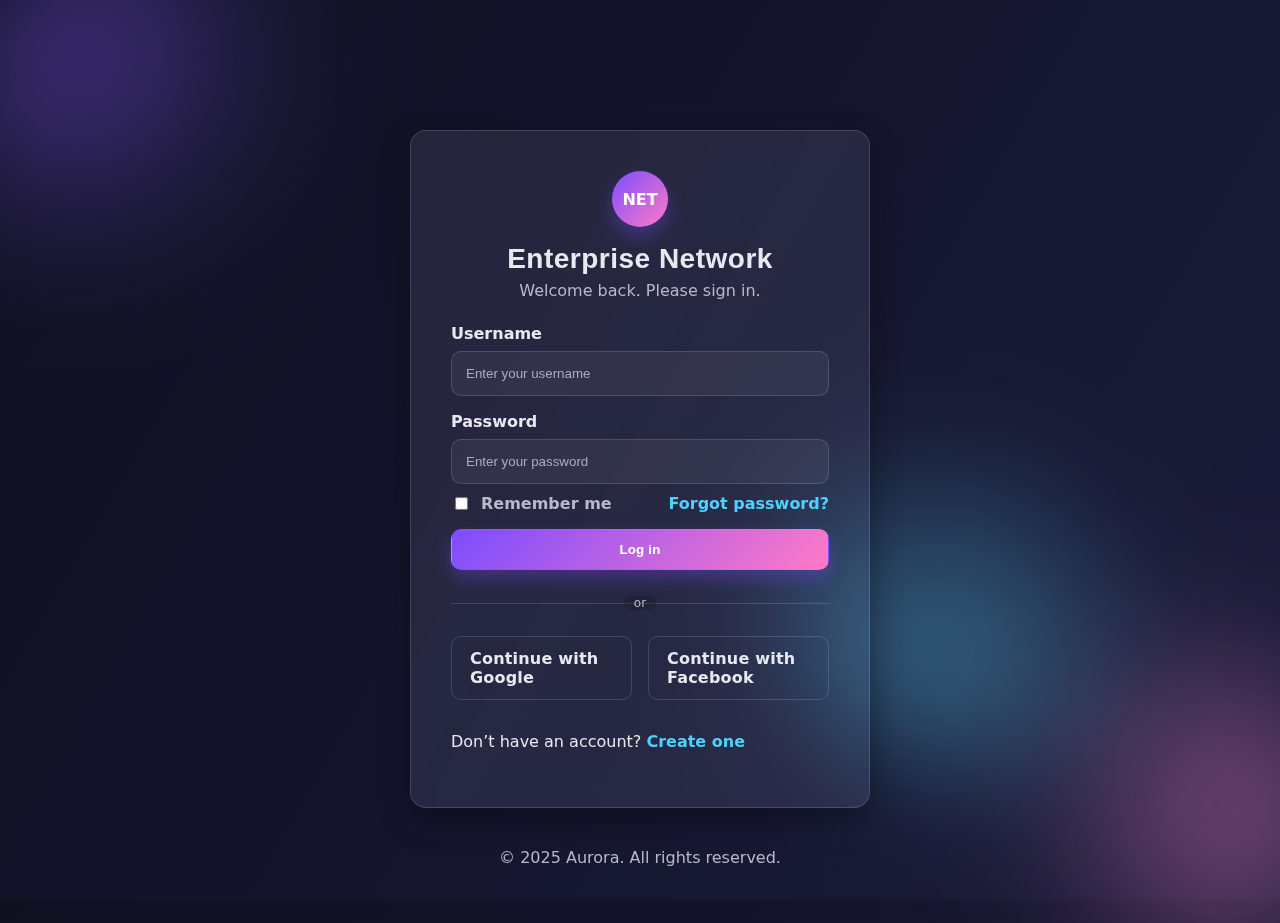
<file: all config/servers/webfile/index.html>
<!DOCTYPE html>
<html lang="en">
<head>
  <meta charset="UTF-8" />
  <meta name="viewport" content="width=device-width, initial-scale=1" />
  <title>Login | ENTERPRISE NETWORK</title>
  <link rel="stylesheet" href="styles.css" />
</head>
<body class="bg-gradient">
  <div class="blob blob-1"></div>
  <div class="blob blob-2"></div>
  <div class="blob blob-3"></div>

  <main class="container">
    <section class="card glass login-card">
      <div class="brand">
        <div class="logo-circle">NET</div>
        <h1 class="brand-title">Enterprise Network</h1>
        <p class="brand-subtitle">Welcome back. Please sign in.</p>
      </div>

      <form class="form" action="dashboard.html" method="get">
        <div class="form-group">
          <label for="username">Username</label>
          <input
            type="text"
            id="username"
            name="username"
            placeholder="Enter your username"
            required
            autocomplete="username"
          />
        </div>

        <div class="form-group">
          <label for="password">Password</label>
          <input
            type="password"
            id="password"
            name="password"
            placeholder="Enter your password"
            required
            autocomplete="current-password"
            minlength="6"
          />
        </div>

        <div class="form-row">
          <label class="checkbox">
            <input type="checkbox" name="remember" />
            <span>Remember me</span>
          </label>
          <a class="link" href="#">Forgot password?</a>
        </div>

        <button type="submit" class="btn btn-primary">Log in</button>

        <div class="divider"><span>or</span></div>

        <div class="social-row">
          <a href="#" class="btn btn-outline">Continue with Google</a>
          <a href="#" class="btn btn-outline">Continue with Facebook</a>
        </div>

        <p class="meta">
          Don’t have an account?
          <a class="link" href="#">Create one</a>
        </p>
      </form>
    </section>

    <footer class="footer">
      <p>© 2025 Aurora. All rights reserved.</p>
    </footer>
  </main>
</body>
</html>
</file>
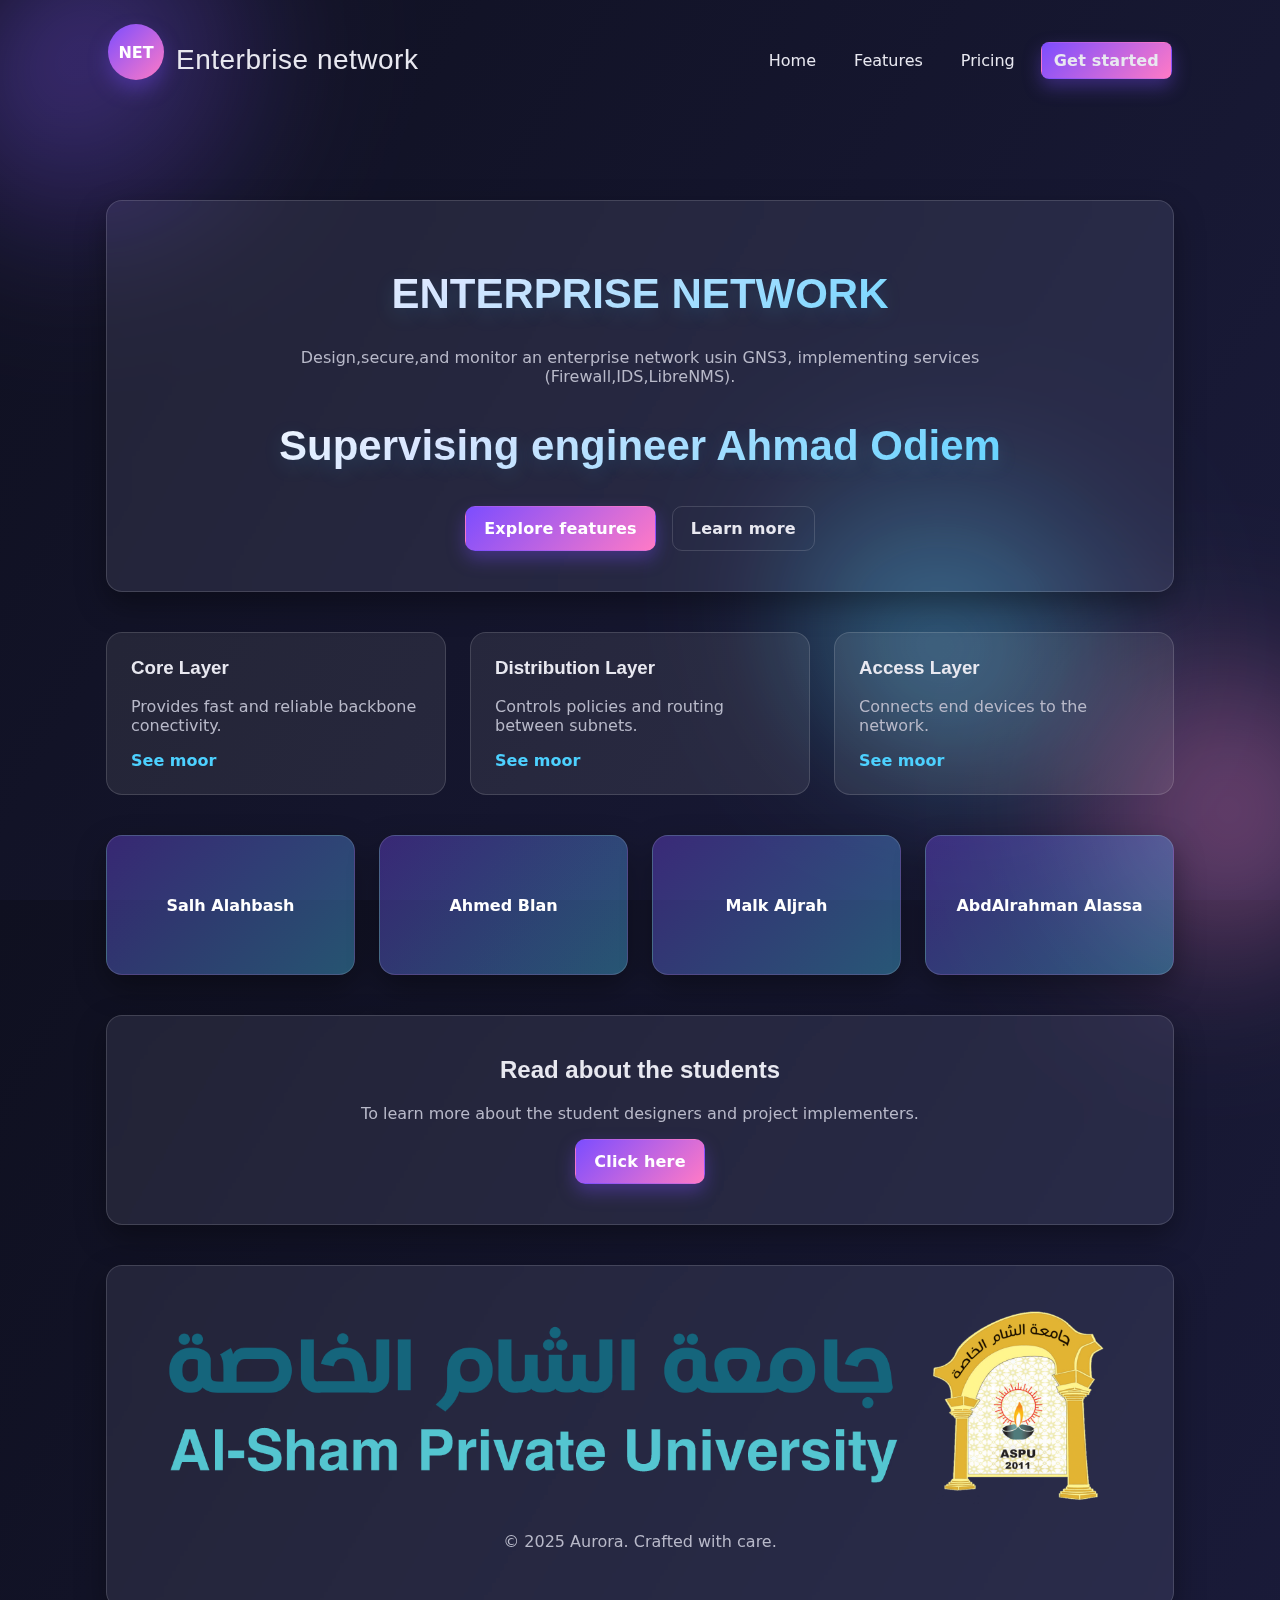
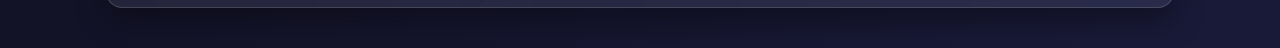
<file: all config/servers/webfile/dashboard.html>
<!DOCTYPE html>
<html lang="en">
<head>
  <meta charset="UTF-8" />
  <meta name="viewport" content="width=device-width, initial-scale=1" />
  <title>Dashboard | ENTERPRISE</title>
  <link rel="stylesheet" href="styles.css" />
</head>
<body class="bg-gradient">
  <div class="blob blob-1"></div>
  <div class="blob blob-2"></div>
  <div class="blob blob-3"></div>

  <header class="nav glass">
    <div class="nav-left">
      <div class="logo-circle">NET</div>
      <span class="brand-title">Enterbrise network</span>
    </div>
    <nav class="nav-right">
      <a class="nav-link" href="#">Home</a>
      <a class="nav-link" href="#">Features</a>
      <a class="nav-link" href="#">Pricing</a>
      <a class="nav-link btn btn-small btn-primary" href="#">Get started</a>
    </nav>
  </header>

  <main class="container">
    <section class="hero card glass">
      <h1 class="gradient-text"> ENTERPRISE NETWORK </h1>
      <p class="hero-subtitle">
        Design,secure,and monitor an enterprise network usin GNS3, implementing services (Firewall,IDS,LibreNMS).
      </p>
      <h2 class="gradient-text">Supervising engineer Ahmad Odiem </h2>
      <div class="hero-actions">
        <a href="#" class="btn btn-primary">Explore features</a>
        <a href="#" class="btn btn-outline">Learn more</a>
      </div>
    </section>

    <section class="grid">
      <article class="card feature">
        <h3>Core Layer</h3>
        <p>Provides fast and reliable backbone conectivity.</p>
        <a href="#" class="link">See moor</a>
      </article>

      <article class="card feature">
        <h3>Distribution Layer</h3>
        <p>Controls policies and routing between subnets.</p>
        <a href="#" class="link">See moor</a>
      </article>

      <article class="card feature">
        <h3>Access Layer</h3>
        <p>Connects end devices to the network.</p>
        <a href="#" class="link">See moor</a>
      </article>
    </section>

    <section class="gallery">
      <div class="card gallery-card">Salh Alahbash</div>
      <div class="card gallery-card">Ahmed Blan </div>
      <div class="card gallery-card">Malk Aljrah</div>
      <div class="card gallery-card">AbdAlrahman Alassa</div>
    </section>

    <section class="cta card glass">
      <h2>Read about the students</h2>
      <p>To learn more about the student designers and project implementers.</p>
      <a href="#" class="btn btn-primary">Click here</a>
    </section>

    <section class="cta card glass">
      <img src="image.png" alt="صورة تجريبية جميلة" style="width: 100%; height: auto; >
    </section>
    <footer class="footer">
      <p>© 2025 Aurora. Crafted with care.</p>
    </footer>
  </main>
</body>
</html>
</file>
<file: all config/servers/webfile/styles.css>
:root {
  --bg-1: #0f1020;
  --bg-2: #1a1b3a;
  --primary: #7c4dff;
  --primary-2: #4dd1ff;
  --accent: #ff7ac6;
  --success: #29d398;
  --warning: #ffcf5c;
  --text: #e8e8f0;
  --muted: #b8b9c9;
  --card: rgba(255, 255, 255, 0.08);
  --border: rgba(255, 255, 255, 0.14);
  --shadow: 0 12px 30px rgba(0,0,0,0.35);
  --radius: 16px;
  --radius-sm: 10px;
  --space: 16px;
  --space-lg: 24px;
  --space-xl: 40px;
  --speed: 300ms;
}

*,
*::before,
*::after { box-sizing: border-box; }

html, body { height: 100%; }

body {
  margin: 0;
  font-family: Inter, system-ui, -apple-system, Segoe UI, Roboto, "Helvetica Neue", Arial, "Noto Sans", "Apple Color Emoji", "Segoe UI Emoji";
  color: var(--text);
  background: linear-gradient(120deg, var(--bg-1), var(--bg-2));
  overflow-x: hidden;
}

/* Animated gradient background blobs */
.bg-gradient { position: relative; }
.blob {
  position: fixed;
  width: 420px; height: 420px;
  filter: blur(60px);
  opacity: 0.45;
  z-index: 0;
  border-radius: 50%;
  mix-blend-mode: screen;
  animation: float 18s ease-in-out infinite;
}
.blob-1 { background: radial-gradient(circle at 30% 30%, var(--primary), transparent 60%); top: -80px; left: -60px; }
.blob-2 { background: radial-gradient(circle at 70% 50%, var(--accent), transparent 60%); bottom: -120px; right: -80px; animation-delay: 4s; }
.blob-3 { background: radial-gradient(circle at 40% 70%, var(--primary-2), transparent 60%); top: 40%; left: 60%; animation-delay: 8s; }
@keyframes float {
  0%, 100% { transform: translateY(0) translateX(0); }
  50% { transform: translateY(-30px) translateX(20px); }
}

/* Layout */
.container {
  position: relative;
  z-index: 1;
  max-width: 1100px;
  margin: 0 auto;
  padding: var(--space-xl) var(--space);
}

.footer {
  text-align: center;
  color: var(--muted);
  margin-top: var(--space-xl);
}

/* Glass effect card */
.card.glass {
  background: var(--card);
  border: 1px solid var(--border);
  backdrop-filter: blur(10px) saturate(120%);
  border-radius: var(--radius);
  box-shadow: var(--shadow);
}

/* Login specific */
.login-card {
  max-width: 460px;
  margin: 10vh auto 0;
  padding: var(--space-xl);
}

.brand { text-align: center; margin-bottom: var(--space-lg); }
.logo-circle {
  width: 56px; height: 56px;
  border-radius: 50%;
  display: inline-grid; place-items: center;
  font-weight: 700;
  background: linear-gradient(135deg, var(--primary), var(--accent));
  color: white;
  box-shadow: 0 10px 20px rgba(124,77,255,0.35);
  margin-bottom: var(--space);
}
.brand-title {
  font-family: Poppins, Inter, sans-serif;
  font-size: 28px; letter-spacing: 0.5px;
  margin: 0;
}
.brand-subtitle {
  color: var(--muted);
  margin-top: 6px;
}

.form { display: grid; gap: var(--space); }
.form-group { display: grid; gap: 8px; }
label { font-weight: 600; color: var(--text); }
input[type="text"],
input[type="password"] {
  padding: 14px 14px;
  border-radius: var(--radius-sm);
  border: 1px solid var(--border);
  background: rgba(255,255,255,0.06);
  color: var(--text);
  outline: none;
  transition: border var(--speed), box-shadow var(--speed), transform var(--speed);
}
input::placeholder { color: #a9abc7; }
input:focus {
  border-color: var(--primary);
  box-shadow: 0 0 0 3px rgba(124,77,255,0.25);
  transform: translateY(-1px);
}

.form-row {
  display: flex;
  align-items: center;
  justify-content: space-between;
  gap: var(--space);
  margin-top: -6px;
}
.checkbox { display: inline-flex; align-items: center; gap: 10px; color: var(--muted); }
.checkbox input { accent-color: var(--primary); }

.link {
  color: var(--primary-2);
  text-decoration: none;
  font-weight: 600;
  transition: color var(--speed), text-shadow var(--speed);
}
.link:hover { color: white; text-shadow: 0 0 10px rgba(77,209,255,0.6); }

/* Buttons */
.btn {
  display: inline-block;
  padding: 12px 18px;
  border-radius: var(--radius-sm);
  text-decoration: none;
  font-weight: 700;
  letter-spacing: 0.2px;
  transition: transform var(--speed), box-shadow var(--speed), background var(--speed), color var(--speed);
  border: 1px solid transparent;
}
.btn-primary {
  background: linear-gradient(135deg, var(--primary), var(--accent));
  color: white;
  box-shadow: 0 8px 18px rgba(124,77,255,0.35);
}
.btn-primary:hover { transform: translateY(-2px); box-shadow: 0 14px 28px rgba(124,77,255,0.45); }
.btn-outline {
  background: transparent;
  border-color: var(--border);
  color: var(--text);
}
.btn-outline:hover {
  border-color: var(--primary-2);
  color: white;
  box-shadow: 0 8px 18px rgba(77,209,255,0.25);
}
.btn-small { padding: 10px 14px; }

/* Divider */
.divider {
  display: grid; place-items: center;
  margin: 10px 0;
  position: relative;
}
.divider::before {
  content: "";
  position: absolute;
  top: 50%; left: 0; right: 0;
  height: 1px; background: var(--border);
}
.divider span {
  position: relative;
  padding: 0 10px;
  background: rgba(0,0,0,0.15);
  border-radius: 99px;
  font-size: 12px; color: var(--muted);
}

/* Social row */
.social-row {
  display: grid;
  grid-template-columns: 1fr 1fr;
  gap: var(--space);
}

/* Navigation */
.nav {
  position: sticky; top: 12px;
  margin: 12px auto;
  max-width: 1100px;
  padding: 12px 18px;
  display: flex; align-items: center; justify-content: space-between;
  border-radius: var(--radius);
}
.nav-left { display: flex; align-items: center; gap: 12px; }
.nav-right { display: flex; align-items: center; gap: 14px; }
.nav-link {
  color: var(--text);
  text-decoration: none;
  padding: 8px 12px;
  border-radius: 8px;
  transition: background var(--speed), color var(--speed), transform var(--speed);
}
.nav-link:hover { background: rgba(255,255,255,0.08); transform: translateY(-1px); }

/* Hero */
.hero { padding: var(--space-xl); text-align: center; margin-top: 40px; }
.gradient-text {
  font-family: Poppins, Inter, sans-serif;
  font-size: 42px;
  line-height: 1.2;
  background: linear-gradient(135deg, #ffffff, #dfe7ff 30%, var(--primary-2));
  -webkit-background-clip: text;
  background-clip: text;
  color: transparent;
  text-shadow: 0 6px 20px rgba(77,209,255,0.15);
}
.hero-subtitle { color: var(--muted); margin: 10px auto 20px; max-width: 680px; }
.hero-actions { display: flex; gap: var(--space); justify-content: center; }

/* Features grid */
.grid {
  display: grid;
  grid-template-columns: repeat(3, 1fr);
  gap: var(--space-lg);
  margin-top: var(--space-xl);
}
.card.feature {
  padding: var(--space-lg);
  border-radius: var(--radius);
  background: var(--card);
  border: 1px solid var(--border);
  transition: transform var(--speed), box-shadow var(--speed), border var(--speed);
}
.card.feature:hover {
  transform: translateY(-3px);
  box-shadow: 0 18px 40px rgba(0,0,0,0.45);
  border-color: rgba(124,77,255,0.4);
}
.card.feature h3 { margin-top: 0; font-family: Poppins, Inter, sans-serif; }
.card.feature p { color: var(--muted); }

/* Gallery */
.gallery {
  display: grid;
  grid-template-columns: repeat(4, 1fr);
  gap: var(--space-lg);
  margin-top: var(--space-xl);
}
.gallery-card {
  height: 140px;
  display: grid; place-items: center;
  font-weight: 700;
  color: white;
  background: linear-gradient(135deg, rgba(124,77,255,0.35), rgba(77,209,255,0.35));
  border: 1px solid var(--border);
  border-radius: var(--radius);
  box-shadow: var(--shadow);
  transition: transform var(--speed), box-shadow var(--speed), filter var(--speed);
}
.gallery-card:hover { transform: translateY(-4px) scale(1.02); filter: saturate(120%); }

/* CTA */
.cta { text-align: center; margin-top: var(--space-xl); padding: var(--space-xl); }
.cta h2 { margin-top: 0; font-family: Poppins, Inter, sans-serif; }
.cta p { color: var(--muted); margin-bottom: var(--space); }

/* Responsive */
@media (max-width: 900px) {
  .grid { grid-template-columns: 1fr 1fr; }
  .gallery { grid-template-columns: 1fr 1fr; }
}
@media (max-width: 600px) {
  .login-card { margin-top: 6vh; padding: var(--space-lg); }
  .hero { padding: var(--space-lg); }
  .gradient-text { font-size: 32px; }
  .hero-actions { flex-direction: column; }
  .grid { grid-template-columns: 1fr; }
  .gallery { grid-template-columns: 1fr; }
}
</file>
